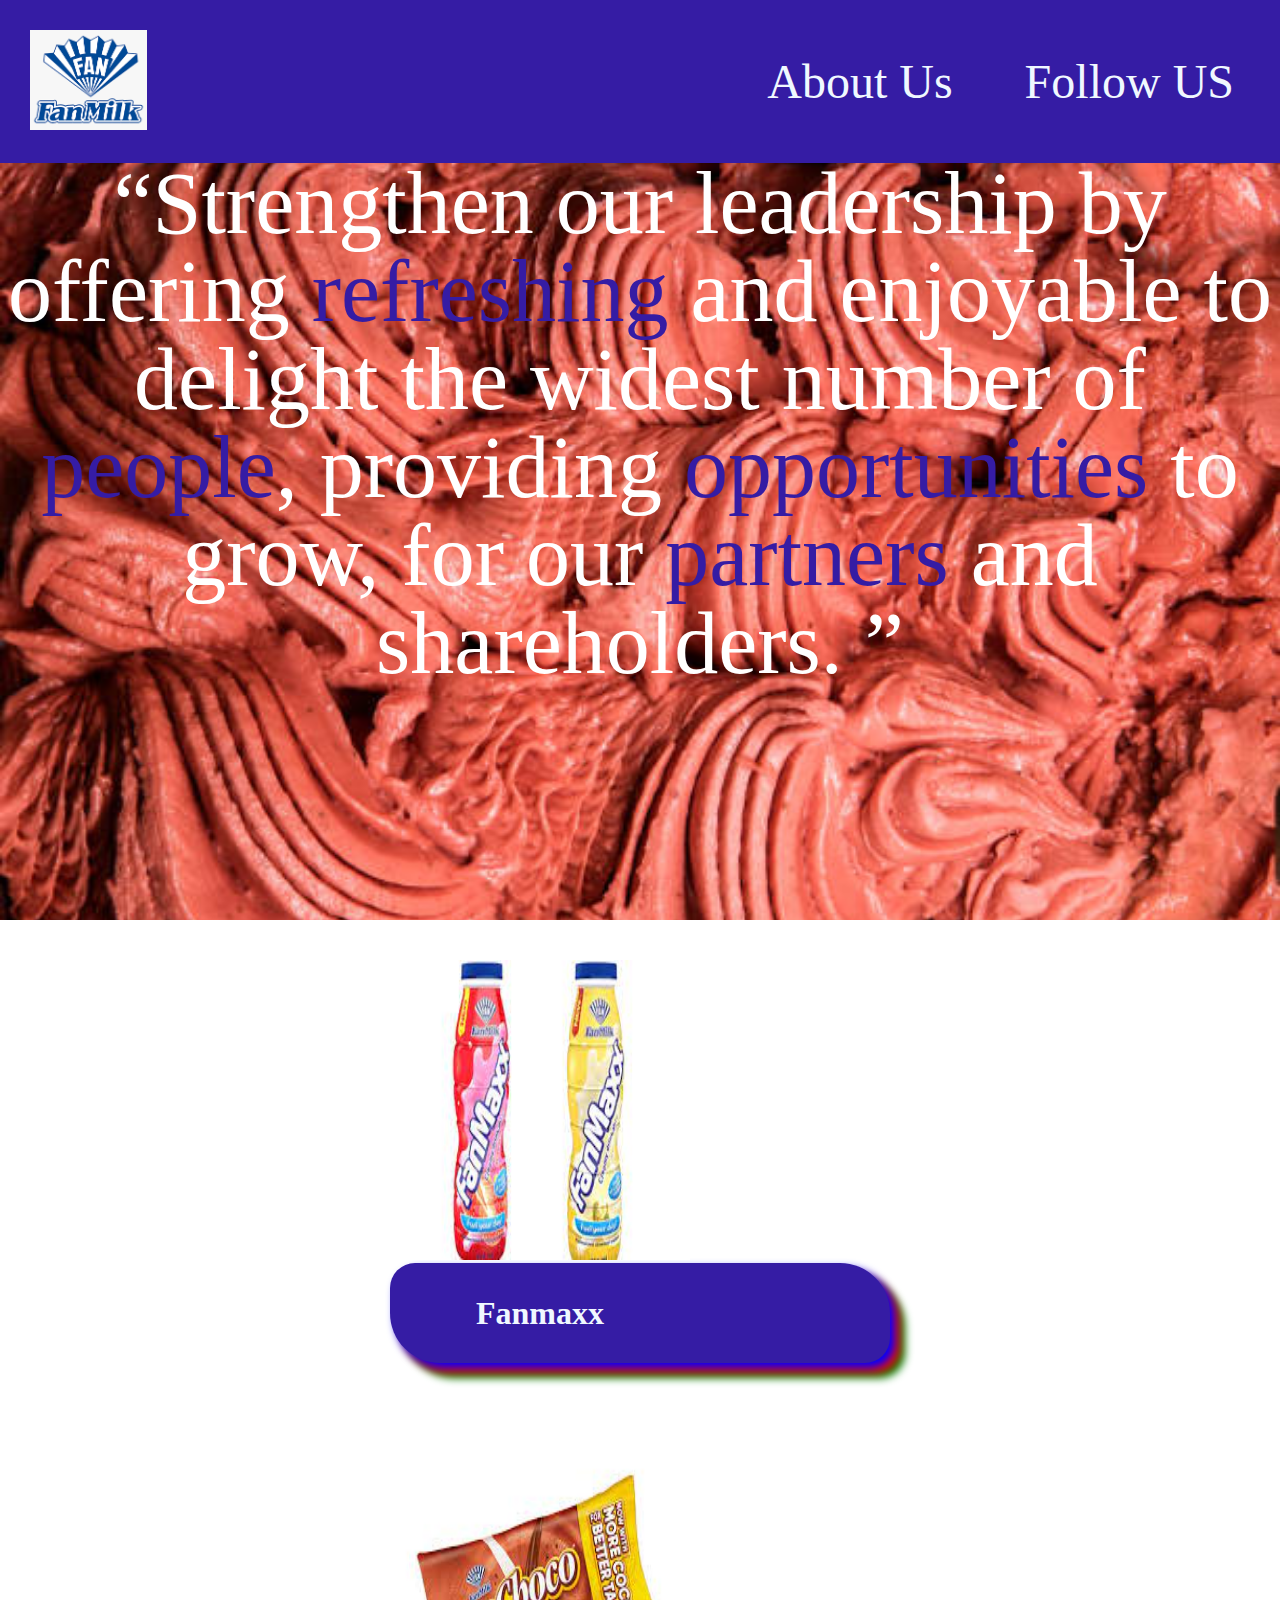
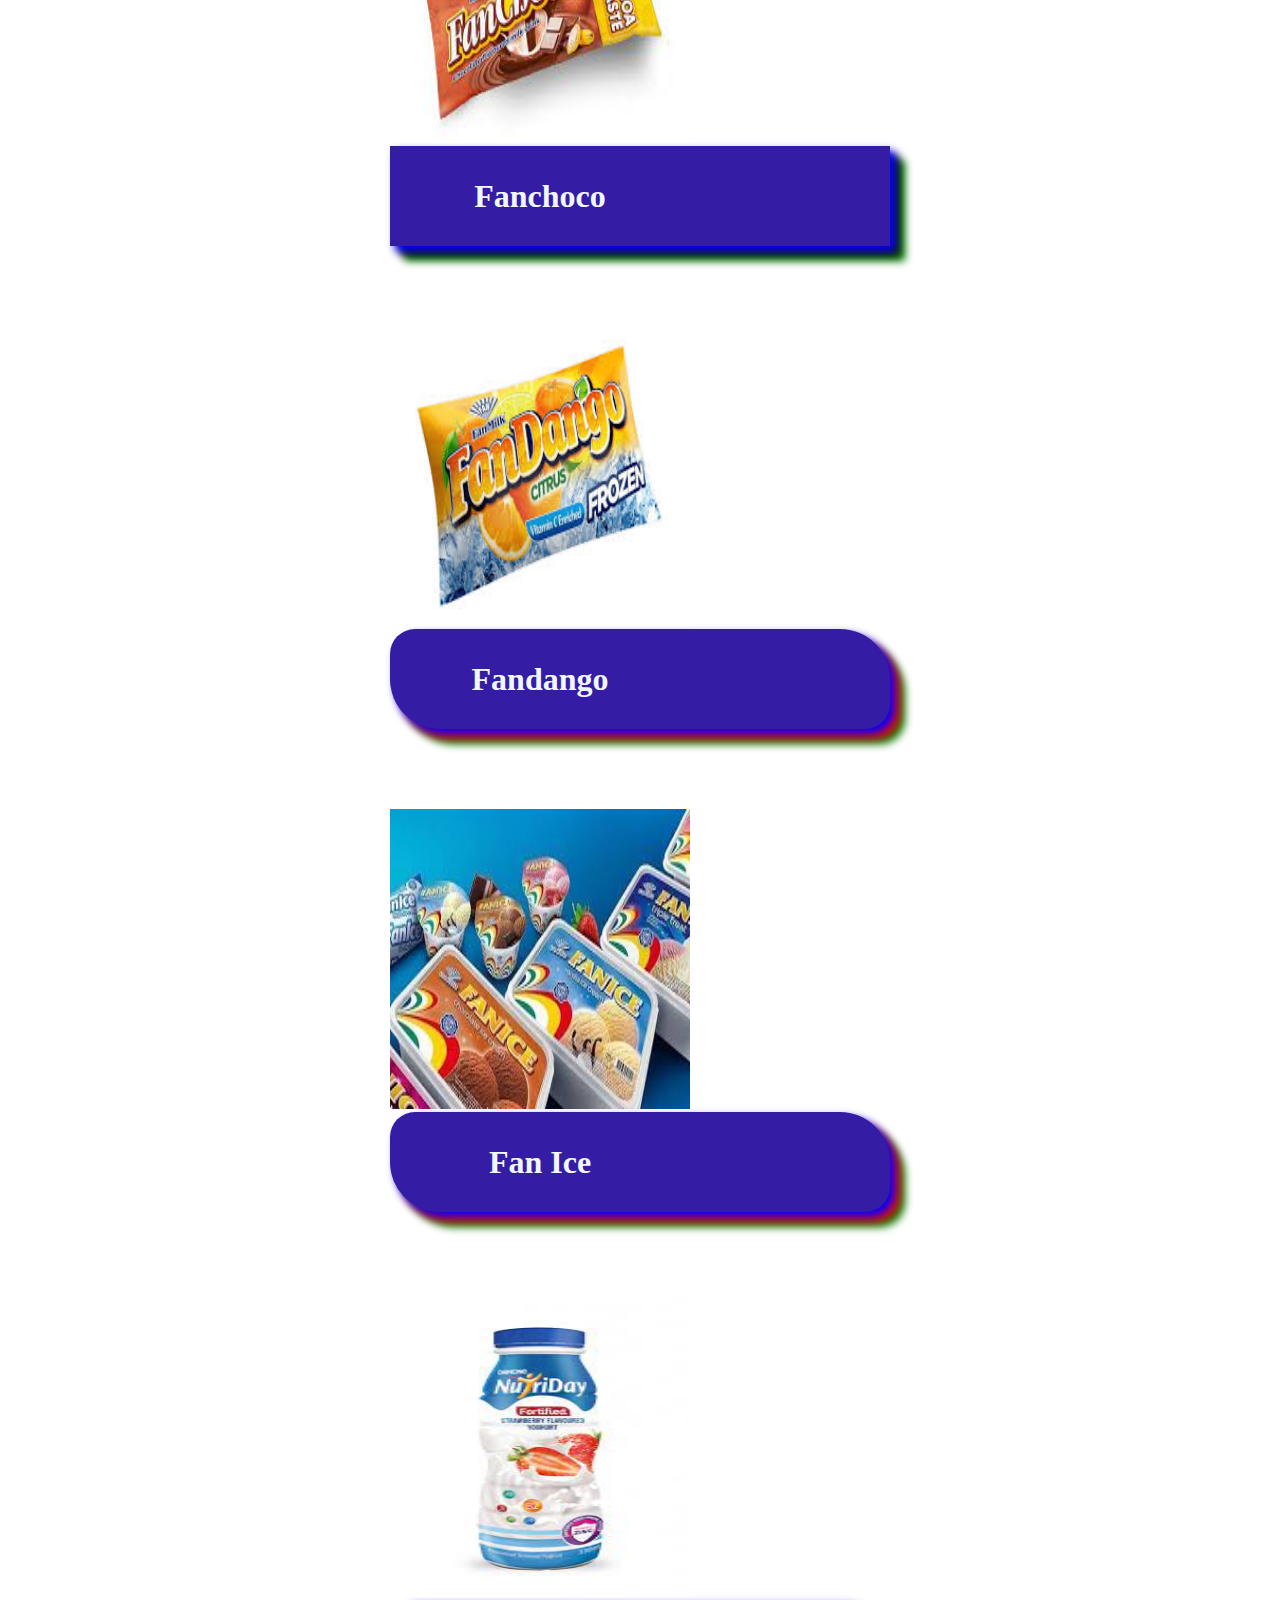
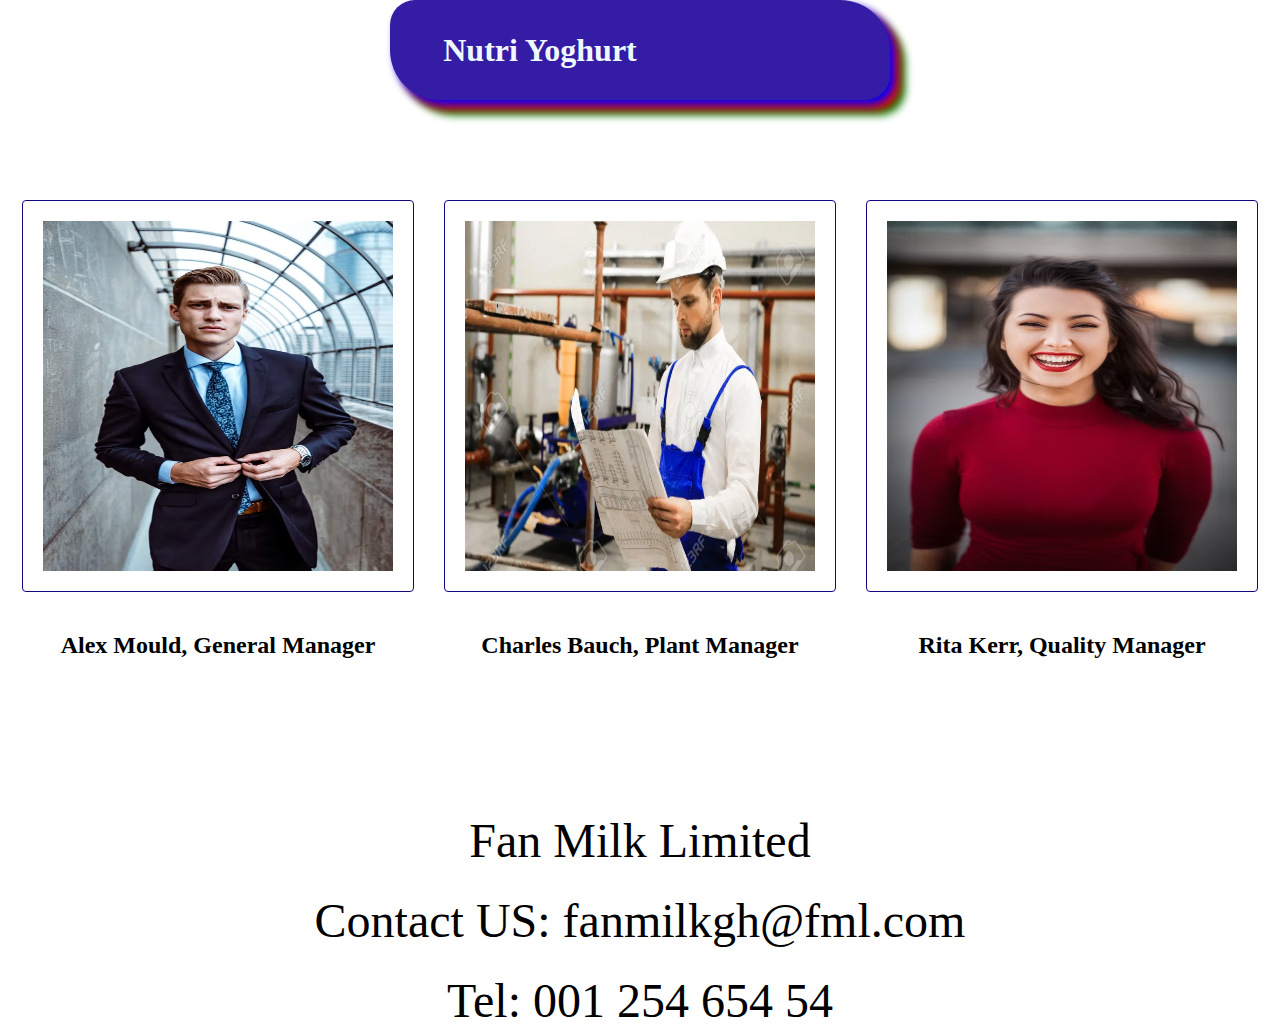
<file: company.html>
<!DOCTYPE html>
<html lang="en">
  <head>
    <meta charset="UTF-8" />
    <meta http-equiv="X-UA-Compatible" content="IE=edge" />
    <meta name="viewport" content="width=device-width, initial-scale=1.0" />
    <title>Company Home Page</title>
    <link rel="stylesheet" href="./resources/css/company.css" />
    <link rel="stylesheet" href="./resources/css/reset.css" />
  </head>
  <body>
    <!--header-->
    <header>
      <div class="content">
        <a href="#" class="desktop logo"
          ><img
            src="./resources/images/company/fanmilk logo.png"
            height="100px"
            alt="fanmilk-logo"
        /></a>
        <nav class="desktop">
          <ul>
            <li>About Us</li>
            <li>Follow US</li>
          </ul>
        </nav>

        <nav class="mobile">
          <ul>
            <li>
              <a href="#"
                ><img
                  src="./resources/images/company/fanmilk logo.png"
                  alt=""
                  height="30px"
              /></a>
            </li>
            <li>
              <a href="#"
                ><img src="./resources/images/fotomatic/ic-about-us.svg" alt=""
              /></a>
            </li>
            <li><a href="">Join Us</a></li>
          </ul>
        </nav>
      </div>
    </header>

    <!-- banner and mission statement -->
    <div class="banner">
      <div id="mission">
        <div id="mission-statement">
          <h1 id="mission-statement-text">
            “Strengthen our leadership by offering <span> refreshing</span> and
            enjoyable to delight the widest number of <span>people</span>,
            providing <span>opportunities</span> to grow, for our
            <span>partners</span> and shareholders. ”
          </h1>
        </div>
      </div>
    </div>

    <!--images of company product-->

    <div class="image-container products">
      
         <figure> <img
            src="./resources/images/company/fabmaxx.jpg"
            alt="picture of fanmaxx"
          width="300px" height="300px" id="image-fanmaxx"/><figcaption id="fan">Fanmaxx</figcaption></figure>
       
          <figure><img src="./resources/images/company/fanchoco.jpg" alt="fanchoco" width="300px" height="300px" id="image-fanchoco" /><figcaption id="fanchoco">Fanchoco</figcaption></figure>
      

       
          <figure><img src="./resources/images/company/fandango.jpg" alt="fandango" width="300px" height="300px" id="image-fandango"/><figcaption id="fandango">Fandango</figcaption></figure>


       
          <figure><img src="./resources/images/company/fanice.jpg" alt="fanice" width="300px" height="300px" id="image-fanice"/><figcaption id="fan">Fan Ice</figcaption></figure>
       

      
          <figure><img src="./resources/images/company/nutri yoghurt.jpg" alt="nutriyoghurt" width="300px" height="300px" id="image-nutri"/><figcaption id="nutri">Nutri Yoghurt</figcaption></figure>
       
      </ul>
    </div>

<!--Employees Section-->
    <div class="employees">
        <div class="employees-pics">
        
          <figure>
            <img src="./resources/images/company/photo-1534030347209-467a5b0ad3e6.avif" alt="Director" class=" emply first">
          <figcaption class="mould">Alex Mould, General Manager

          </figcaption></figure>
        

        
          <figure>
            <img src="./resources/images/company/plll.webp" alt="quality manager" class="emply second">
          <figcaption class="mould">Charles Bauch, Plant Manager
          </figcaption>
          </figure>
      

        <figure><img src="./resources/images/company/Director.avif" alt="" class="emply third"><figcaption class="mould">Rita Kerr, Quality Manager

        </figcaption></figure>


    </div>

    <footer>
      <h2 class="footer">
        Fan Milk Limited 
      </h2>
      <h2 class="footer">
        Contact US: fanmilkgh@fml.com
      </h2>
      <h2 class="footer">Tel: 001 254 654 54</h2>


    </footer>
  </body>
</html>
</file>
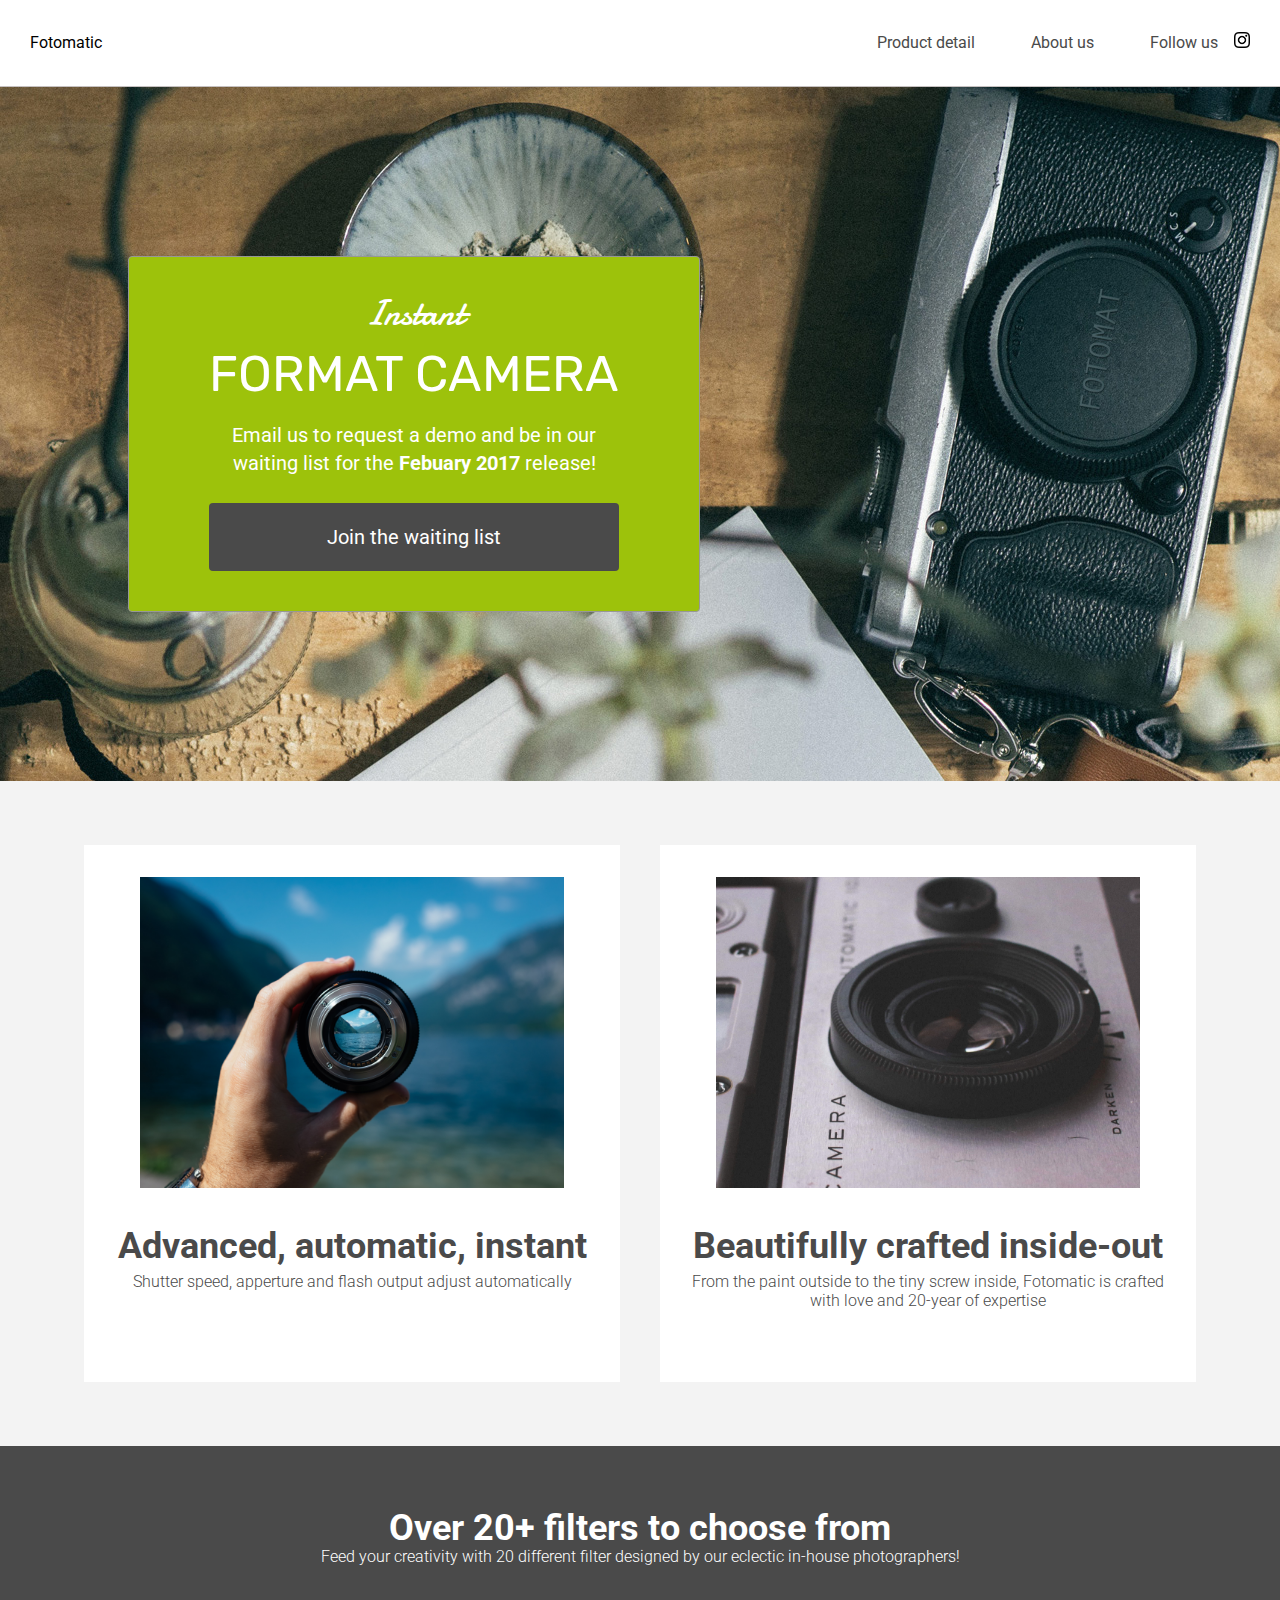
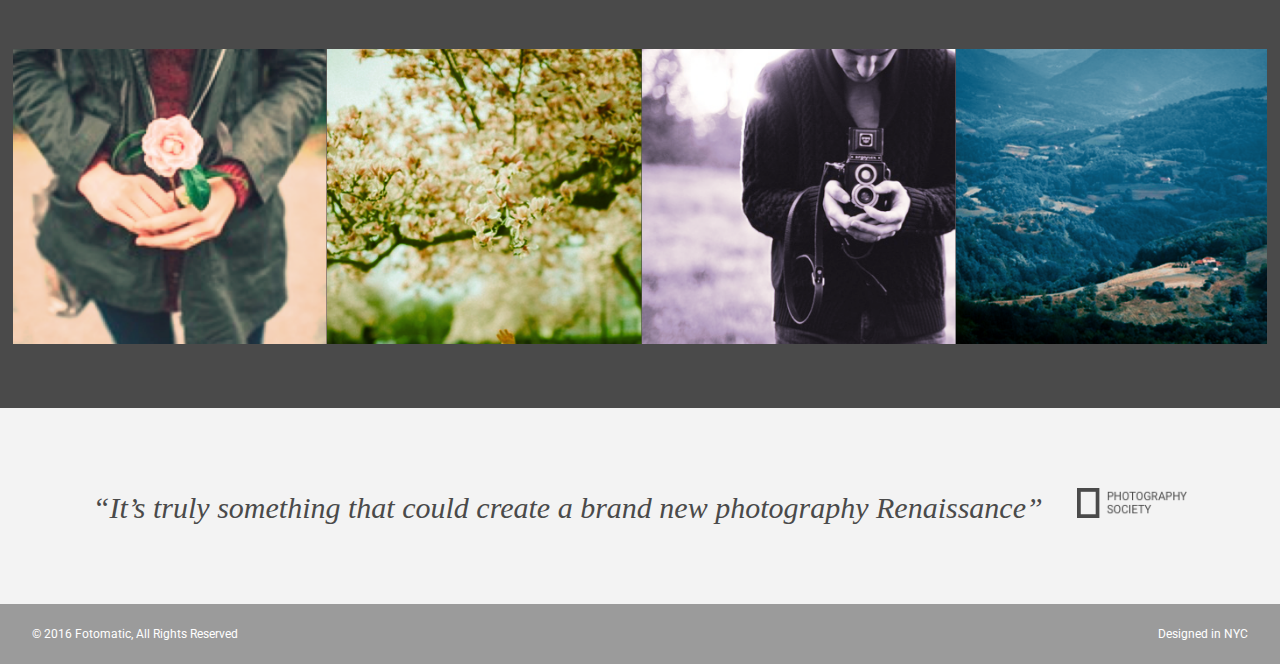
<file: fotomatic.html>
<!DOCTYPE html>
<html lang="en">
  <head>
    <meta charset="UTF-8" />
    <meta http-equiv="X-UA-Compatible" content="IE=edge" />
    <meta name="viewport" content="width=device-width, initial-scale=1.0" />
    <link href="https://fonts.googleapis.com/css?family=Damion" rel="stylesheet">
  <link href="https://fonts.googleapis.com/css?family=Rubik" rel="stylesheet">
  <link href="https://fonts.googleapis.com/css?family=Roboto:300,400,600,700" rel="stylesheet">
  <link rel="stylesheet" href="./resources/css/reset.css">
  <link rel="stylesheet" href="./resources/css/fotomatic.css">
  
    <title>Fotomatic</title>
  </head>
  <body>
    <!-- Header -->
    <header>
      <div class="content">
        <a href="index.html" class="desktop logo">Fotomatic</a>
        <nav class="desktop">
          <ul>
            <li><a href="#">Product detail</a></li>
            <li><a href="#">About us</a></li>
            <li>
              <a href="https://www.instagram.com/" target="_blank"
                >Follow us
                <img
                  class="icon"
                  src="./resources/images/fotomatic/instagram.png"
              /></a>
            </li>
          </ul>
        </nav>
        
        <nav class="mobile">
          <ul>
            <li>
              <a href="#"
                ><img src="./resources/images/fotomatic/ic-logo.svg"
              /></a>
            </li>
            <li>
              <a href="#"
                ><img src="./resources/images/fotomatic/ic-product-detail.svg"
              /></a>
            </li>
            <li>
              <a href="#"
                ><img src="./resources/images/fotomatic/ic-about-us.svg"
              /></a>
            </li>
            <li><a href="#" class="button">Join us</a></li>
          </ul>
        </nav>
      </div>


    </header>


    <!-- Main Content -->
  <div class="main-content">

    <!-- Sign Up Section -->
    <div id="sign-up-section" class="banner">
      <div id="sign-up-cta">
        <div class="content center">
          <div class="header">
            <h2 class="cursive">Instant</h2>
            <h1 class="striking">FORMAT CAMERA</h1>
          </div>
          <div class="email">
            <span>
              Email us to request a demo and be in our waiting list for the <strong>Febuary 2017</strong> release!
            </span>
            <div class="button">Join the waiting list</div>
          </div>
        </div>
      </div>
    </div>

    <!-- Features Section -->
    <div id="features-section">
      <div class="feature">
        <div class="center">
          <div class="image-container">
            <img src="./resources/images/fotomatic/feature-1.png" />
          </div>
          <div class="content">
            <h2>Advanced, automatic, instant</h2>
            <h3>Shutter speed, apperture and flash output adjust automatically</h3>
          </div>
        </div>
      </div>
      <div class="feature">
        <div class="center">
          <div class="image-container">
            <img src="./resources/images/fotomatic/feature-2.png" />
          </div>
          <div class="content">
            <h2>Beautifully crafted inside-out</h2>
            <h3>From the paint outside to the tiny screw inside, Fotomatic is crafted with love and 20-year of expertise</h3>
          </div>
        </div>
      </div>
    </div>

    <!-- Filters Section -->
    <div id="filters-section">
      <div class="content center">
        <h2>Over 20+ filters to choose from</h2>
        <h3>Feed your creativity with 20 different filter designed by our eclectic in-house photographers!</h3>
      </div>
      <div class="images-container">
        <div class="image-container">
          <img src="./resources/images/fotomatic/filter-1.png" />
        </div>
        <div class="image-container">
          <img src="./resources/images/fotomatic/filter-2.png" />
        </div>
        <div class="image-container">
          <img src="./resources/images/fotomatic/filter-3.png" />
        </div>
        <div class="image-container extra">
          <img src="./resources/images/fotomatic/filter-4.png" />
        </div>
      </div>
    </div>

    <!-- Quotes Section -->
    <div id="quotes-section">
      <div class="content center">
        <span class="quote">“It’s truly something that could create a brand new photography Renaissance”</span>
        <img class="quote-citation" src="./resources/images/fotomatic/photography-logo.png" />
      </div>
    </div>
  </body>

  <!-- Footer -->
  <footer>
    <div class="content">
      <span class="copyright">© 2016  Fotomatic, All Rights Reserved</span>
      <span class="location">Designed in NYC</span>
    </div>
  </footer>

</div>
</body>

</html>
</file>
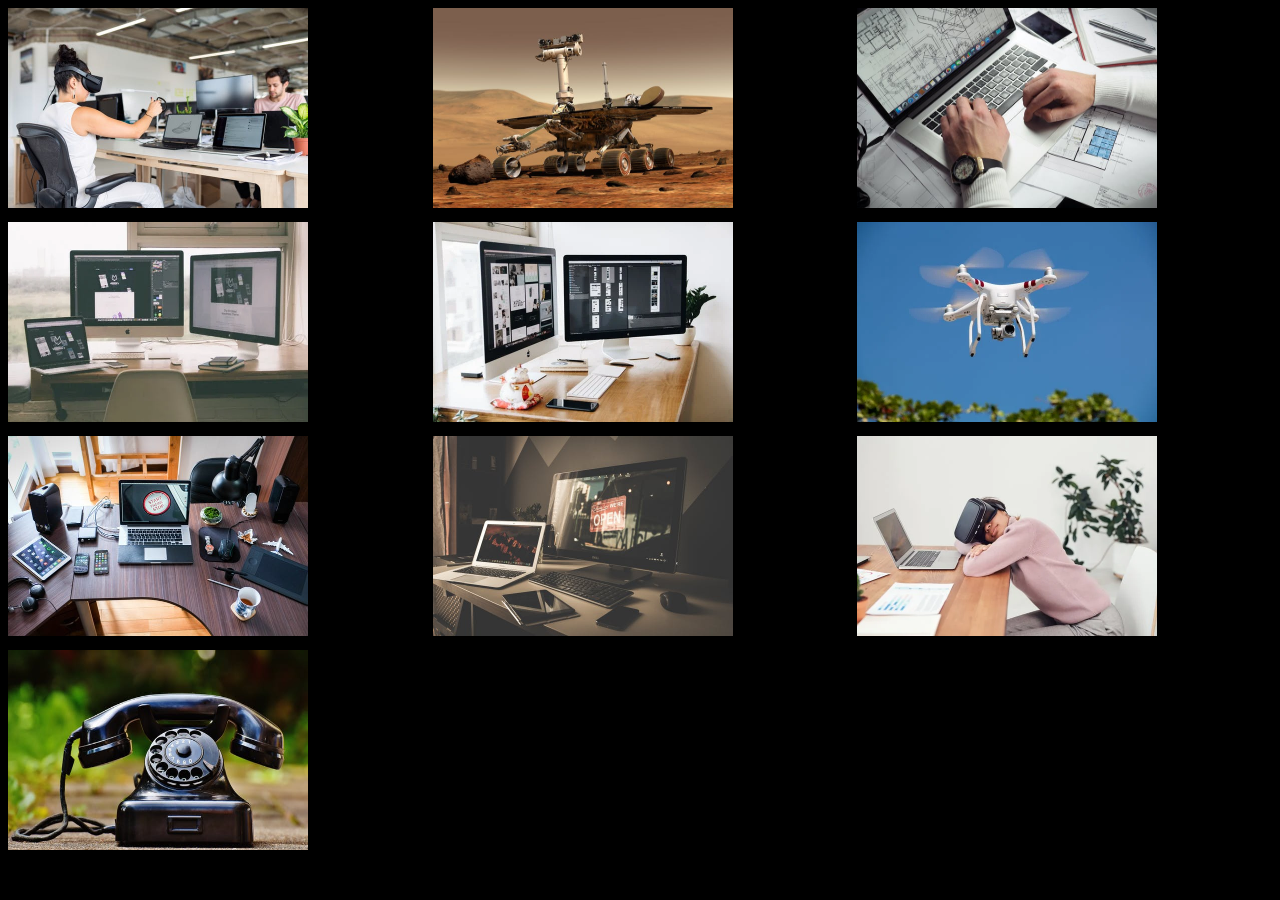
<file: grid.html>
<!DOCTYPE html>
<html lang="en">
  <head>
    <meta charset="UTF-8" />
    <meta http-equiv="X-UA-Compatible" content="IE=edge" />
    <meta name="viewport" content="width=device-width, initial-scale=1.0" />
    <title>GRid</title>
    <link rel="stylesheet" href="./resources/css/grid.css" />
  </head>
  <body>
    <div class="container">
      <div>
        <img src="./resources/images/grid/a1.jpeg" alt="image1" class="one" />
      </div>

      <div>
        <img src="./resources/images/grid/a2.jpeg" alt="image2" class="two" />
      </div>
      <div>
        <img src="./resources/images/grid/a3.jpeg" alt="image3" class="three" />
      </div>
      <div>
        <img src="./resources/images/grid/a4.webp" alt="image4" class="four" />
      </div>
      <div>
        <img src="./resources/images/grid/a5.webp" alt="image5" class="five" />
      </div>
      <div>
        <img src="./resources/images/grid/a6.webp" alt="image6" class="six" />
      </div>
      <div>
        <img src="./resources/images/grid/a7.jpeg" alt="image7" class="seven" />
      </div>
      <div>
        <img src="./resources/images/grid/a8.jpeg" alt="image8" class="eight" />
      </div>
      <div>
        <img src="./resources/images/grid/a9.webp" alt="image9" class="nine" />
      </div>

      <div>
        <img
          src="./resources/images/grid/a12.jpeg"
          alt="image12"
          class="twelve"
        />
      </div>
    </div>
  </body>
</html>
</file>
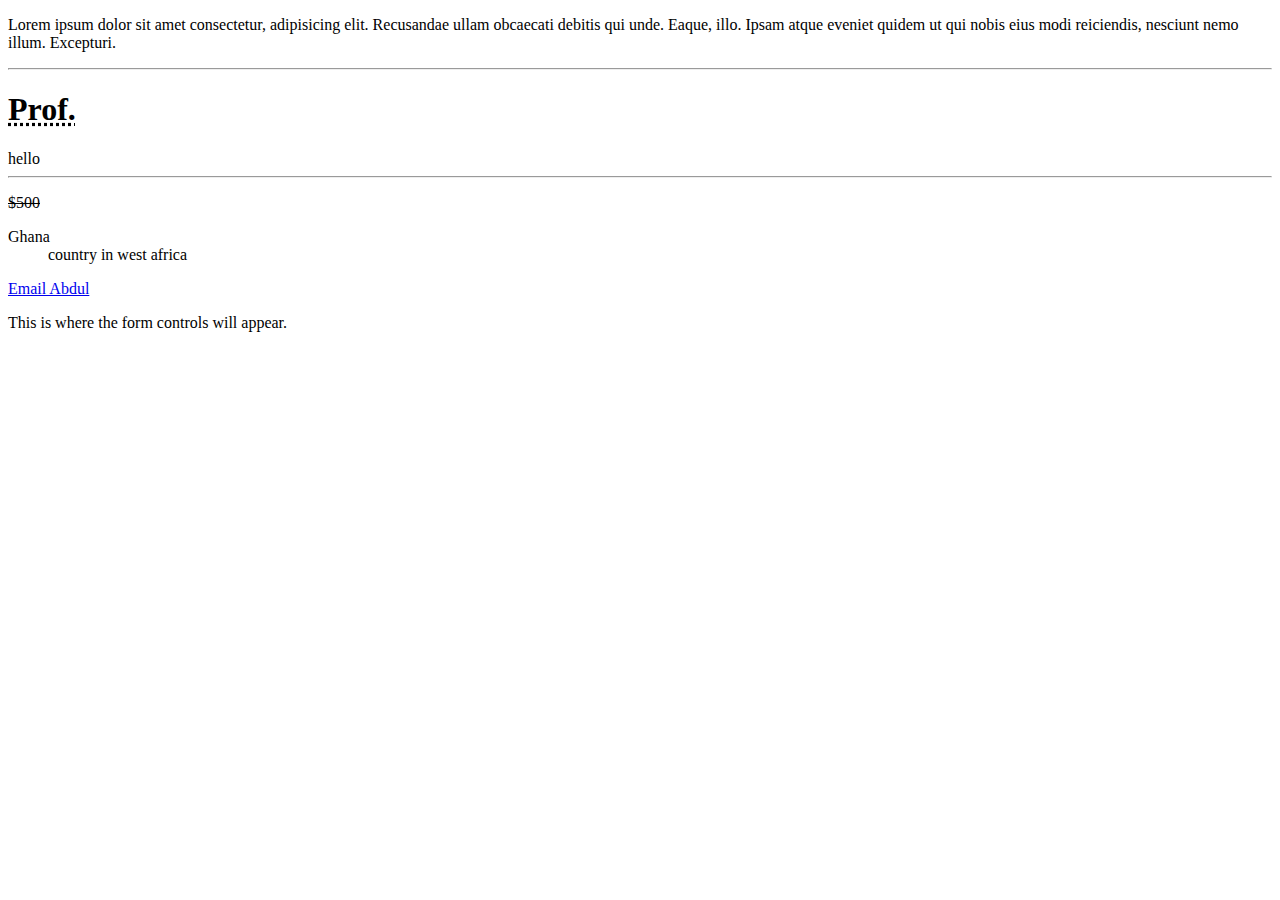
<file: resources/prac.html>
<!DOCTYPE html>
<html lang="en">
  <head>
    <meta charset="UTF-8" />
    <meta http-equiv="X-UA-Compatible" content="IE=edge" />
    <meta name="viewport" content="width=device-width, initial-scale=1.0" />

    <title>Document</title>
    <link rel="stylesheet" href="./css/index.css">
  </head>
  <body>
    <p>
      Lorem ipsum dolor sit amet consectetur, adipisicing elit. Recusandae ullam
      obcaecati debitis qui unde. Eaque, illo. Ipsam atque eveniet quidem ut qui
      nobis eius modi reiciendis, nesciunt nemo illum. Excepturi.

      <hr/>

      <h1><abbr title="professor">Prof.</abbr></h1>
    </p>

    <span>hello<hr></span>
    <p><s>$500</s></p>

    <dl>
      <dt>Ghana</dt>
      <dd>country in west africa</dd>
    </dl>

    <a href="mail to:abubekrabdulaziz@gmail.com">Email Abdul</a>
    <form action="http://www.example.com/subscribe.php" 
method="get">
<p>This is where the form controls will appear.
 </p>
</form

    <script src="prac.js"></script>
  </body>
</html>
</file>
<file: resources/css/company.css>
html{
    font-size: 16px;
    font-family: 'Roboto', sans-serif;


}

.main-content {
    position: relative;
    top: 5.3125rem;
  
  }

header .content{
    display: flex;
    align-items: center;
    padding: 1.875rem;

}
header .icon {
    width: 10rem;
    padding-left: .75rem;
  }

header{
    position: fixed;
    z-index: 100;
    width: 100%;
    border-bottom: solid 1px #101067;
    background-color: rgb(53, 28, 164);
    color: aliceblue;
   
}


header .logo{
    flex: 1;
}

header nav ul {
    display: flex;
  }

  nav li {
    padding-left: 3.5rem;
    list-style: none;
    padding-right: 1rem;
    font-size: 3rem;
  }

  header .mobile{
    display: none;
  }

  nav a {
    vertical-align: bottom;
    line-height: 1.6;
    font-size: 1rem;
    color: #101067;
  }
  


/* banner and mission statement*/

  #mission{
   background-image: url('../images/company/bnn.jpg');
   
    
    height: 47.5rem;
   
    
    background-size: cover;
    background-repeat: no-repeat;
  }

  


  .banner{
   position: relative;
   top: 10rem;
   
   
  }

 #mission-statement-text{
    font-size: 5.5rem;
    color: white;
    text-align: center;
    
  }

  span{
    color: rgb(53, 28, 164);
  }
  

 
  /*products pitures*/
  
  .products{
    position: relative;
    top: 200px;
  }

  .image-container{
    display: flex;
    justify-content: center;
    align-content: center;
    flex-wrap: wrap;
    column-gap: 25rem;
    row-gap: 5rem;

  }


  .image-item{
    flex-direction: row;

  }

  

  #fanchoco{
    text-align: center;
    padding-right: 12.5rem;
    
    line-height: 100px;
    font-size: 2rem;
    font-weight: bold;
    background-color: rgba(53, 28, 164);
    color: aliceblue;
    box-shadow:  5px 5px 8px blue, 10px 10px 8px rgb(27, 22, 22), 15px 15px 8px green;
  

  }

  #fan {
    text-align: center;
    padding-right: 12.5rem;
    line-height: 100px;
    font-size: 2rem;
    font-weight: bold;
    background-color: rgba(53, 28, 164);
    color: aliceblue;
    box-shadow:  5px 5px 8px blue, 10px 10px 8px red, 15px 15px 8px green;
    border-radius: 25px 50px;
   

  }

  .employees{
    position: relative;
    top: 300px;
  }

  #fandango{
    text-align: center;
    padding-right: 12.5rem;
    line-height: 100px;
    font-size: 2rem;
    font-weight: bold;
    background-color: rgba(53, 28, 164);
    color: aliceblue;
    box-shadow:  5px 5px 8px blue, 10px 10px 8px red, 15px 15px 8px green;
    border-radius: 25px 50px;
   

  }

  #fanice{
    text-align: center;
    padding-right: 12.5rem;
    padding-bottom: -10px;
    line-height: 100px;
    font-size: 2rem;
    font-weight: bold;
    background-color: rgba(53, 28, 164);
    color: aliceblue;

    position: relative;
    top: 10px;
    box-shadow:  5px 5px 8px blue, 10px 10px 8px red, 15px 15px 8px green;
    border-radius: 25px 50px;

  }

  #nutri{
    text-align: center;
    padding-right: 12.5rem;
    line-height: 100px;
    font-size: 2rem;
    font-weight: bold;
    background-color: rgba(53, 28, 164);
    color: aliceblue;
    box-shadow:  5px 5px 8px blue, 10px 10px 8px red, 15px 15px 8px green;
    border-radius: 25px 50px;
   

  }


  


  

  #image-fanchoco, #image-fanmaxx, #image-fandango, #image-fanice, #image-nutri {
    padding-right: 12.5rem;
  }

  

  #image-nutri{
    padding-top: 5px;
  }


  .employees-pics{
    display: flex;
    flex-direction: row;
    justify-content: center;
    align-items: center;
    column-gap: 30px;
  }

  .employees .emply{
    flex-direction: row;
    width: 350px;
    height: 350px;
    margin-bottom: 1cm;
   
  }

  .first, .second, .third{
    border: 1px solid rgb(17, 7, 129);
    border-radius: 4px;
    padding: 20px;
    
    width: 150px;
    
    
    
  }

  

  /*names and position of employees*/

  .mould{
    text-align: center;
    font-weight: bolder;
    font-size: 1.5rem;
  }

  footer{
  position: relative;
  top: 8rem;
  }
    
  .footer{
    text-align: center;
    font-size: 3rem;
    padding-top: 2rem;
  }
</file>
<file: resources/css/fotomatic.css>
/* Universal Styles */

html {
    font-family: "Roboto", sans-serif;
    font-size: 16px;
  }
  
  .main-content {
    position: relative;
    top: 5.3125rem; /* To offset for fixed header. */
  }
  
  .center {
    text-align: center;
  }
  
  .button {
    border-radius: 4px;
    background-color: #4a4a4a;
    color: white;
  }
  
  .image-container {
    overflow: hidden;
  }
  
  .image-container img {
    display: block;
    max-width: 100%;
  }
  
  @media only screen and (max-width: 760px) {
    .main-content {
      top: 2.5625rem;
    }
  }
  
  /* Header */
  
  header {
    position: fixed;
    z-index: 100;
    width: 100%;
    border-bottom: solid 1px #c6c1c1;
    background-color: white;
  }
  
  header .content {
    display: flex;
    align-items: center;
    padding: 1.875rem;
  }
  
  header .logo {
    flex: 1;
  }
  
  header nav ul {
    display: flex;
  }
  
  nav li {
    padding-left: 3.5rem;
  }
  
  nav a {
    vertical-align: bottom;
    line-height: 1.6;
    font-size: 1rem;
    color: #4a4a4a;
  }
  
  header .icon {
    width: 1rem;
    padding-left: .75rem;
  }
  
  header .mobile {
    display: none;
  }
  
  @media only screen and (max-width: 760px) {
    header .desktop {
      display: none;
    }
  
    header .mobile {
      display: block;
      width: 100%;
    }
  
    header .content {
      padding: .5rem 0;
    }
  
    header .mobile ul {
      display: flex;
      justify-content: space-around;
      align-items: center;
      width: 100%;
    }
  
    header .mobile li {
      padding: 0;
    }
  
    header .mobile .button {
      padding: .1875rem .5rem;
      background-color: #9dc20b;
      line-height: 1.6;
      color: white;
    }
  }
  
  /* Sign Up Section */
  
  #sign-up-section {
    display: flex;
    justify-content: flex-start;
    align-items: flex-start;
    height: 43.5rem;
    background-image: url('../images/fotomatic/banner-landingpage.jpg');
    background-position: bottom;
    background-size: cover;
    background-repeat: no-repeat;
  }
  
  #sign-up-cta {
    position: relative;
    top: 171px;
    left: 10%;
    padding: 0 5rem 2.5rem 5rem;
    border: solid 1px #979797;
    border-radius: 4px;
    background-color: #9dc20b;
  }
  
  #sign-up-cta .content {
    width: 25.625rem;
    margin-top: 2rem;
    font-family: "Roboto", sans-serif;
    font-size: 1.25rem;
    line-height: 1.4;
    color: white;
  }
  
  #sign-up-cta h1 {
    font-size: 3.125rem;
  }
  
  #sign-up-cta h2 {
    font-size: 2.25rem;
  }
  
  #sign-up-cta span strong {
    font-weight: bold;
  }
  
  #sign-up-cta .cursive {
    font-family: "Damion", cursive;
  }
  
  #sign-up-cta .striking {
    font-family: "Rubik", sans-serif;
    padding-bottom: .75rem;
  }
  
  #sign-up-cta .button {
    margin-top: 1.625rem;
    padding: 1.25rem 7.25rem;
  }
  
  @media only screen and (max-width: 760px) {
    #sign-up-section {
      align-items: center;
      justify-content: center;
      height: 28rem;
    }
  
    #sign-up-cta {
      position: static;
      width: auto;
      height: auto;
      background-color: transparent;
      border: none;
    }
  
    #sign-up-cta .content {
      margin-top: 0;
    }
  
    #sign-up-cta .email {
      display: none;
    }
  
    #sign-up-cta h1 {
      font-size: 3.125rem;
    }
  
    #sign-up-cta h2 {
      font-size: 2.25rem;
    }
  }
  
  @media only screen and (max-width: 450px) {
    #sign-up-section {
      height: 20rem;
    }
  
    #sign-up-cta h1 {
      font-size: 2.25rem;
    }
  
    #sign-up-cta h2 {
      font-size: 2rem;
    }
  }
  
  /* Features Section */
  
  #features-section {
    display: flex;
    justify-content: space-between;
    padding: 4rem 5%;
    background-color: #f3f3f3;
  }
  
  .feature {
    flex: 1;
    padding: 2rem;
    margin: 0px 1.25rem;
    background-color: white;
  }
  
  .feature .image-container {
    width: 90%;
    height: 65%;
    margin: 0 auto;
  }
  
  .feature .content {
    padding: 2.5rem 0;
  }
  
  .feature h2 {
    padding-bottom: .5rem;
    font-size: 2.25rem;
    font-weight: bold;
    color: #4a4a4a;
  }
  
  .feature h3 {
    font-size: 1rem;
    line-height: 1.2;
    font-weight: 300;
    color: #4a4a4a;
  }
  
  @media only screen and (max-width: 890px) {
    .feature h2 {
      font-size: 1.125rem;
      line-height: 1.3;
      font-weight: normal;
    }
  
    .feature h3 {
      font-size: .875rem;
      line-height: 1.4;
    }
  }
  
  @media only screen and (max-width: 760px) {
    #features-section {
      flex-flow: column;
      padding: 0;
    }
  
    .feature {
      margin: 0;
      padding: 1.25rem 1rem 0 1rem;
    }
  
    .feature .content {
      padding: 1.25rem 0 1.875rem 0;
    }
  }
  
  /* Filters Section */
  
  #filters-section {
    padding: 4rem 0;
    background-color: #4a4a4a;
  }
  
  #filters-section .content {
    padding: 0 .625rem;
    margin-bottom: 5rem;
  }
  
  #filters-section .content h2 {
    font-size: 2.25rem;
    font-weight: bold;
    color: white;
  }
  
  #filters-section .content h3 {
    font-size: 1rem;
    line-height: 1.4;
    font-weight: 300;
    color: white;
  }
  
  #filters-section .images-container {
    display: flex;
    max-width: 100%;
    padding: 0 1%;
  }
  
  @media only screen and (max-width: 760px) {
    #filters-section {
      padding: 1.5rem 0 0 0;
    }
  
    #filters-section .content {
      margin-bottom: 1rem;
    }
  
    #filters-section .content h2 {
      padding-bottom: .625rem;
      font-size: 1.125rem;
      line-height: 1.3;
      font-weight: normal;
    }
  
    #filters-section .content h3 {
      font-size: .875rem;
      line-height: 1.4;
    }
  
    #filters-section .images-container {
      padding: 0;
    }
  
    #filters-section .extra {
      display: none;
    }
  }
  
  /* Quotes Section */
  
  #quotes-section {
    background-color: #f3f3f3;
  }
  
  #quotes-section .content {
    padding: 5rem 0;
  }
  
  #quotes-section .quote {
    padding-right: 1.875rem;
    font-family: "Palatino", serif;
    font-size: 1.875rem;
    line-height: 1.1;
    font-style: italic;
    color: #4a4a4a;
  }
  
  #quotes-section .quote-citation {
    height: 1.875rem;
  }
  
  @media only screen and (max-width: 760px) {
    #quotes-section .content {
      padding: 1.875rem .625rem;
    }
  
    #quotes-section .quote {
      font-size: 1.5rem;
      line-height: 1.4;
    }
  
    #quotes-section .quote-citation {
      display: block;
      padding-top: 1rem;
      margin: auto;
    }
  }
  
  /* Footer */
  
  footer {
    background-color: #9b9b9b;
    padding: 1.5rem 2rem;
  }
  
  footer .content {
    color: white;
    display: flex;
    font-size: .75rem;
  }
  
  footer .copyright {
    flex-grow: 1;
  }
  
  @media only screen and (max-width: 760px) {
    footer .content {
      font-size: .625rem;
    }
  }
</file>
<file: resources/css/grid.css>
.container{
    display: grid;
    grid-template-columns: repeat(3,0.5fr);
    grid-template-rows: repeat(3,1fr);
    gap: 10px;
    justify-content: center;
    align-content: center;
    grid-template-areas: "";

  
   
   
}



body{
    background-color: black;
}

img {
    
    width:  300px;
    height: 200px;
  
}

.two{
    grid-column: span 5;
}
</file>
<file: resources/css/index.css>
h1{
    text-decoration: none;
}
</file>
